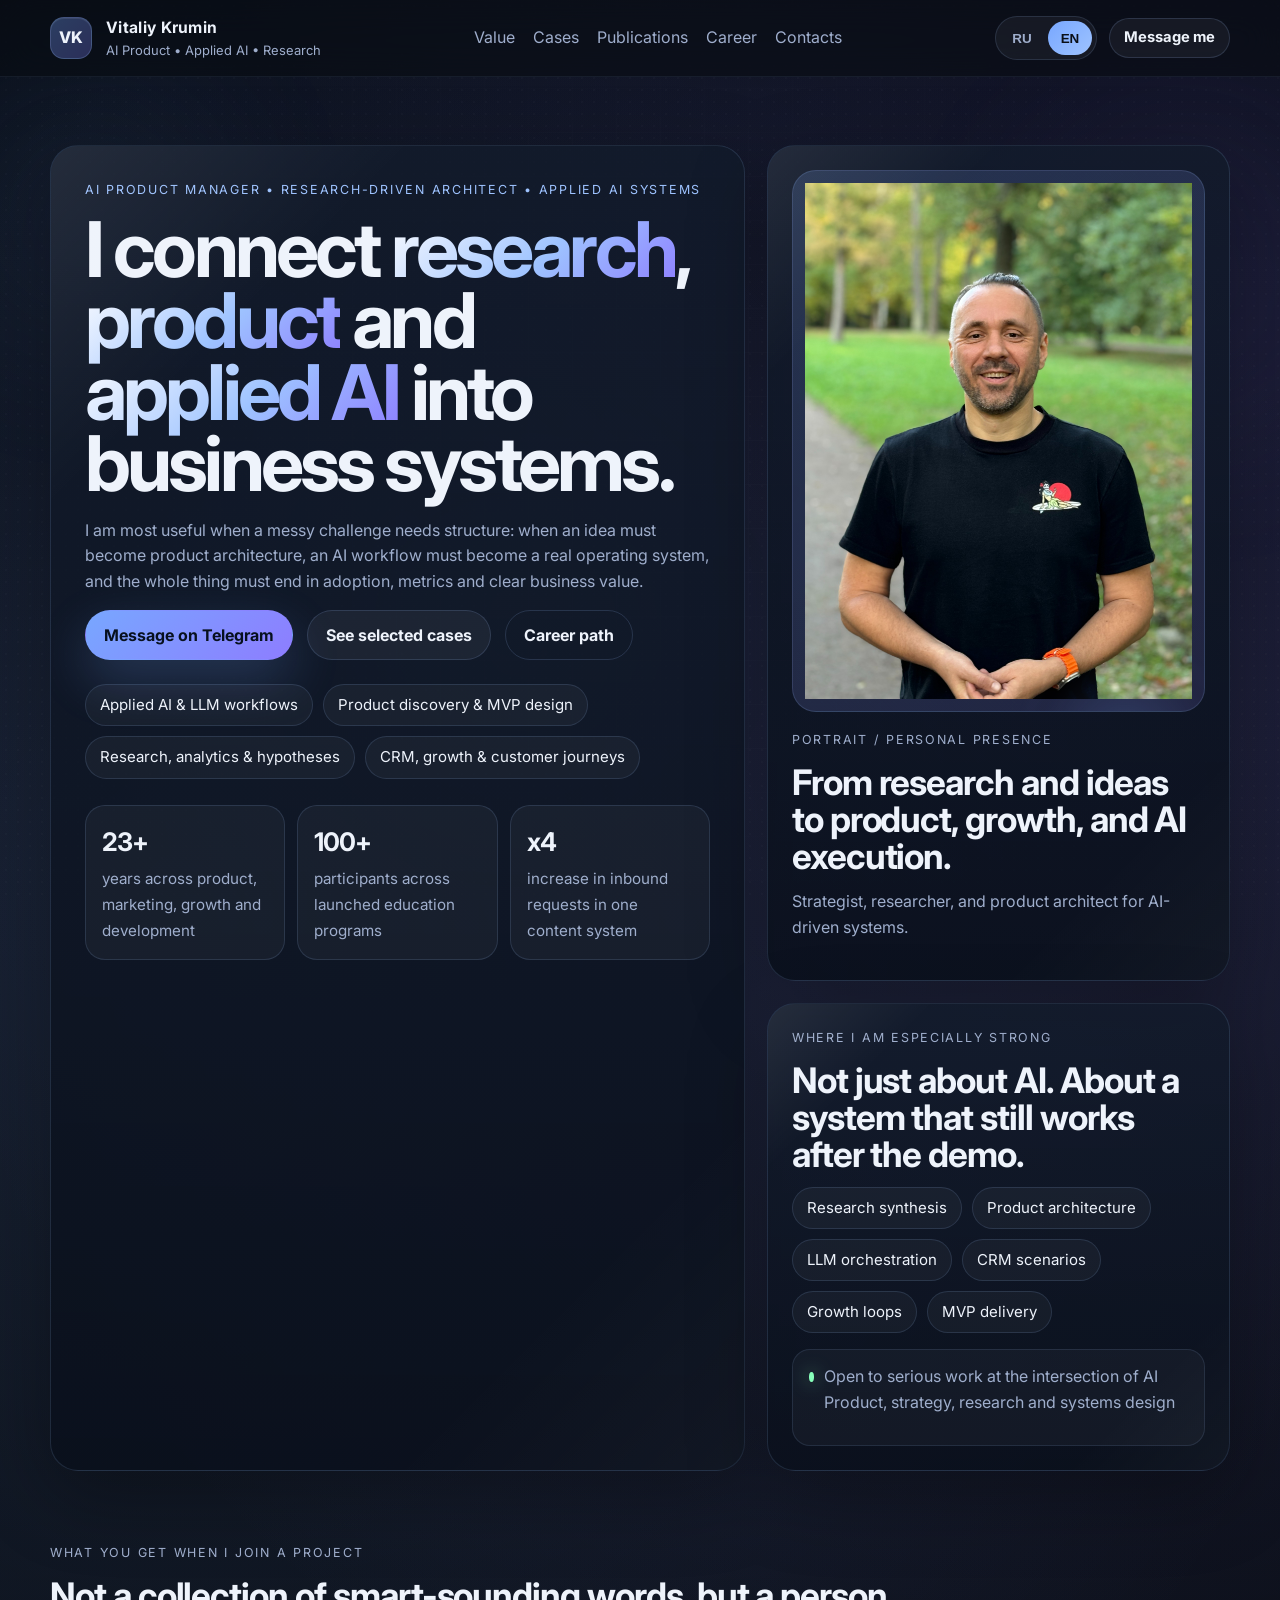
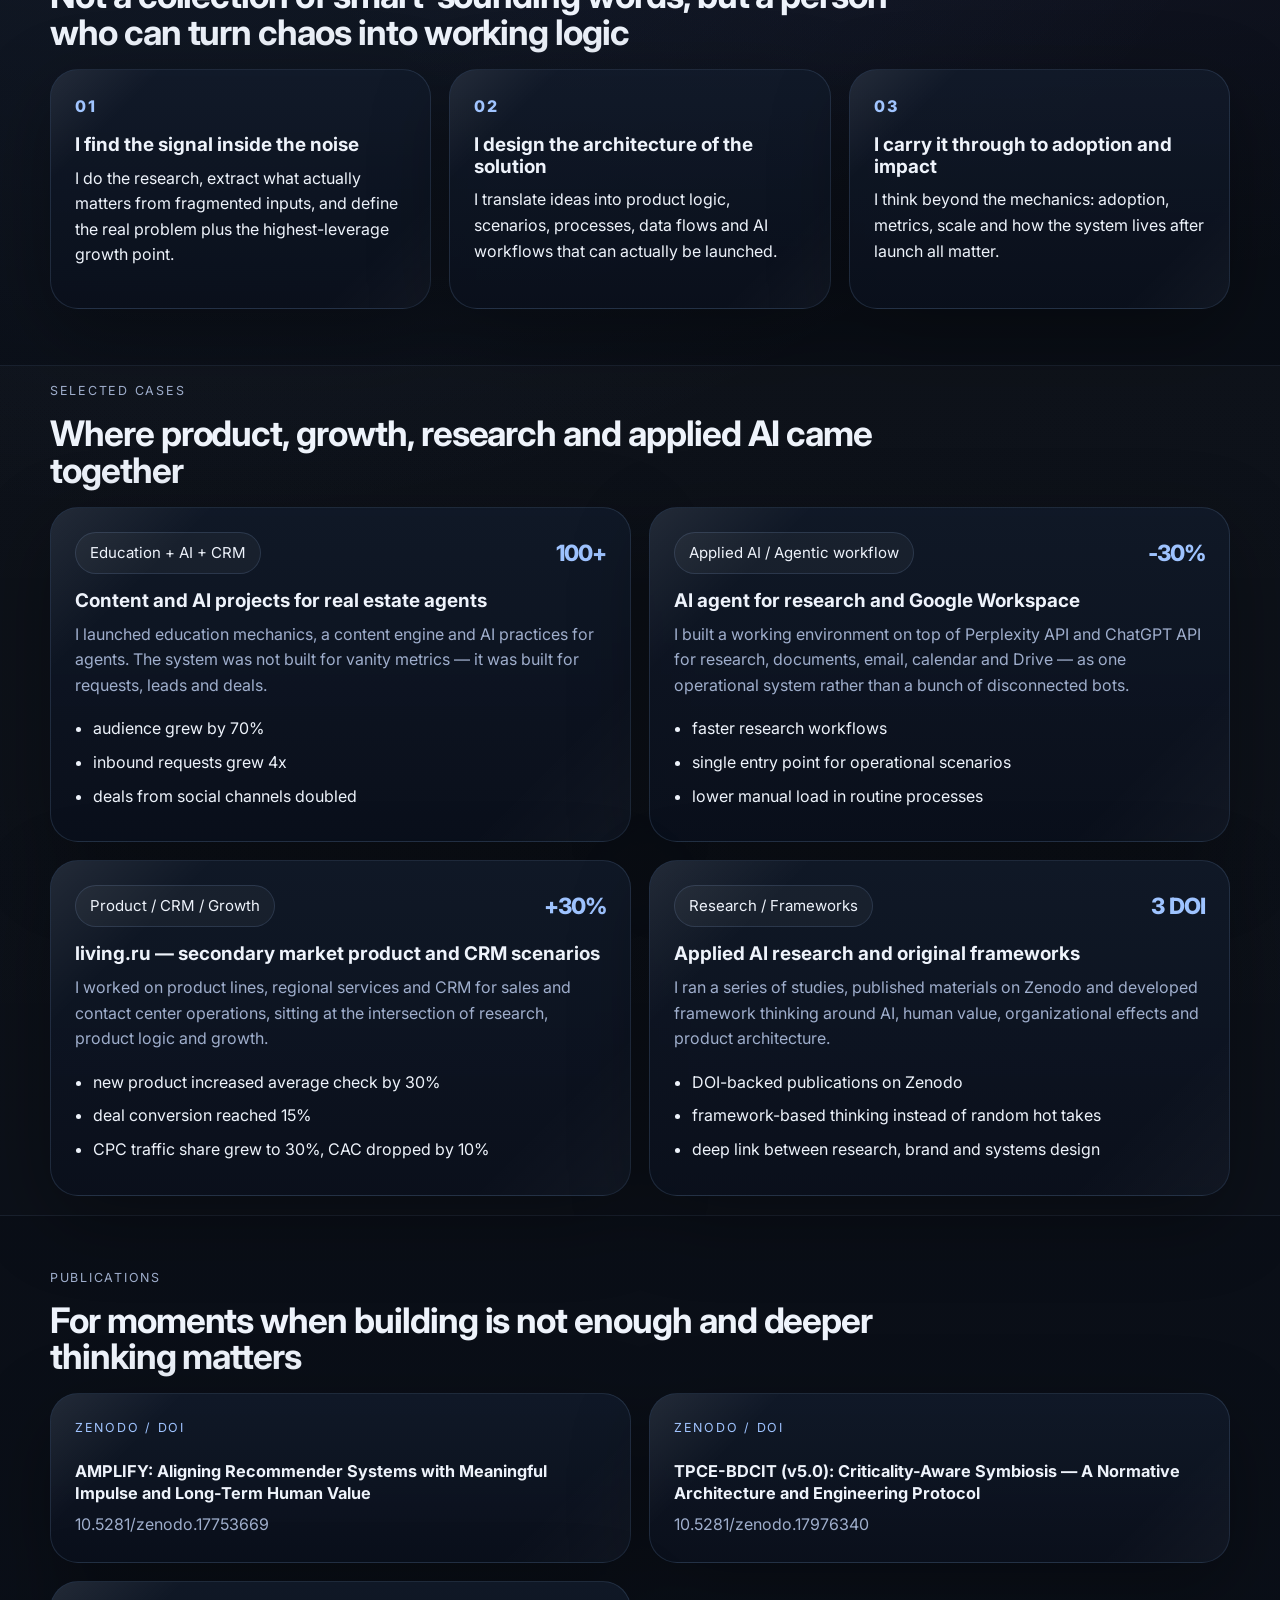
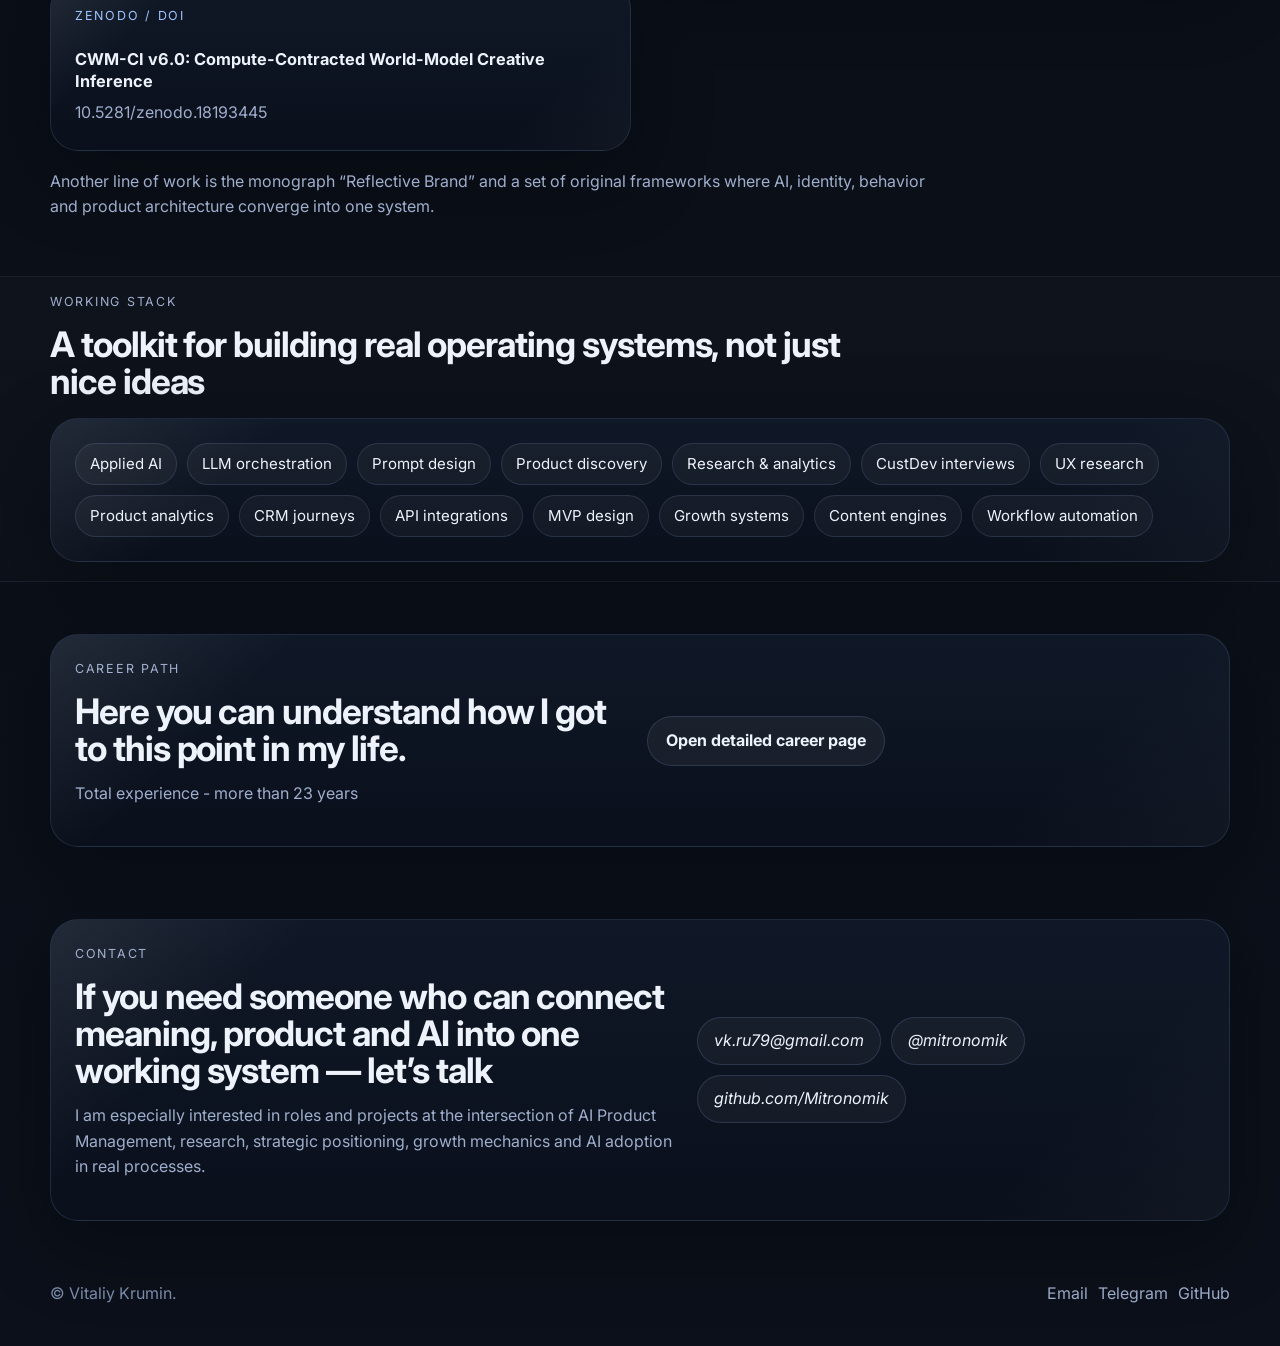
<file: index.html>
<!doctype html>
<html lang="ru">
<head>
  <meta charset="UTF-8" />
  <meta name="viewport" content="width=device-width, initial-scale=1.0" />
  <title>Виталий Крумин — AI Product / Applied AI / Research</title>
  <meta
    name="description"
    content="Виталий Крумин — AI Product Manager и research-driven strategist. Проектирую и запускаю Applied AI, продуктовые системы, CRM-контуры и growth-механики, которые доходят до измеримого результата."
  />
  <meta name="theme-color" content="#090d14" />
  <meta property="og:type" content="website" />
  <meta property="og:title" content="Виталий Крумин — AI Product / Applied AI / Research" />
  <meta property="og:description" content="Research, product architecture, MVP, CRM, growth loops and applied AI systems that move the business forward." />
  <meta property="og:url" content="https://mitronomik.github.io/" />
  <meta property="og:image" content="https://mitronomik.github.io/assets/profile-placeholder.svg" />
  <link rel="canonical" href="https://mitronomik.github.io/" />
  <link rel="icon" href="assets/profile-placeholder.svg" type="image/svg+xml" />
  <link rel="preconnect" href="https://fonts.googleapis.com" />
  <link rel="preconnect" href="https://fonts.gstatic.com" crossorigin />
  <link href="https://fonts.googleapis.com/css2?family=Inter:wght@400;500;600;700;800;900&display=swap" rel="stylesheet" />
  <link rel="stylesheet" href="style.css" />
</head>
<body data-page="home">
  <div class="noise"></div>
  <div class="orb orb-1" aria-hidden="true"></div>
  <div class="orb orb-2" aria-hidden="true"></div>
  <div class="orb orb-3" aria-hidden="true"></div>

  <header class="site-header">
    <div class="container topbar">
      <a class="brand" href="#hero" aria-label="Home">
        <span class="brand-mark">VK</span>
        <span class="brand-copy">
          <strong>Vitaliy Krumin</strong>
          <span data-i18n="brand.role">AI Product • Applied AI • Research</span>
        </span>
      </a>

      <nav class="nav" aria-label="Main navigation">
        <a href="#impact" data-i18n="nav.value">Ценность</a>
        <a href="#cases" data-i18n="nav.cases">Кейсы</a>
        <a href="#publications" data-i18n="nav.publications">Публикации</a>
        <a href="experience.html" data-i18n="nav.career">Карьера</a>
        <a href="#contacts" data-i18n="nav.contacts">Контакты</a>
      </nav>

      <div class="topbar-actions">
        <div class="lang-switch" role="group" aria-label="Language switcher">
          <button class="lang-btn is-active" type="button" data-lang-btn="ru">RU</button>
          <button class="lang-btn" type="button" data-lang-btn="en">EN</button>
        </div>
        <a class="button button-small button-glass hide-mobile" href="https://t.me/mitronomik" target="_blank" rel="noopener noreferrer" data-i18n="topbar.cta">Написать</a>
      </div>
    </div>
  </header>

  <main>
    <section class="hero-section" id="hero">
      <div class="container hero-grid">
        <div class="hero-main panel" data-reveal>
          <p class="eyebrow" data-i18n="hero.eyebrow">AI Product Manager • Research-driven architect • Applied AI systems</p>
          <h1 data-i18n-html="hero.title">
            Соединяю <span>research</span>, <span>product</span> и <span>applied AI</span> в бизнес системы.
          </h1>
          <p class="lead" data-i18n="hero.lead">
            Я полезен там, где нужно навести порядок в сложной задаче, перевести идею в продуктовую архитектуру,
            собрать рабочий AI-контур и довести его до внедрения, метрик и понятной бизнес-ценности.
          </p>

          <div class="hero-actions">
            <a class="button button-primary" href="https://t.me/mitronomik" target="_blank" rel="noopener noreferrer" data-i18n="hero.ctaPrimary">Написать в Telegram</a>
            <a class="button button-glass" href="#cases" data-i18n="hero.ctaSecondary">Смотреть кейсы</a>
            <a class="button button-ghost" href="experience.html" data-i18n="hero.ctaTertiary">Карьерный путь</a>
          </div>

          <ul class="hero-tags" aria-label="Focus areas">
            <li data-i18n="hero.tag1">Applied AI &amp; LLM workflows</li>
            <li data-i18n="hero.tag2">Product discovery &amp; MVP design</li>
            <li data-i18n="hero.tag3">Research, analytics &amp; hypotheses</li>
            <li data-i18n="hero.tag4">CRM, growth &amp; customer journeys</li>
          </ul>

          <div class="metric-grid">
            <article class="metric-card">
              <strong>23+</strong>
              <span data-i18n="hero.metric1">лет в продуктах, маркетинге, росте и развитии</span>
            </article>
            <article class="metric-card">
              <strong>100+</strong>
              <span data-i18n="hero.metric2">участников в запущенных обучающих программах</span>
            </article>
            <article class="metric-card">
              <strong>x4</strong>
              <span data-i18n="hero.metric3">рост обращений в одном из контентных контуров</span>
            </article>
          </div>
        </div>

        <aside class="hero-side stack">
          <section class="portrait-panel panel" data-reveal>
            <div class="portrait-frame">
              <img src="assets/profile.jpg" alt="Фотография Виталия Крумина" class="portrait-image" />
              <div class="portrait-ring"></div>
            </div>
            <div class="portrait-copy">
              <p class="section-label" data-i18n="portrait.label">Портрет / personal presence</p>
              <h2 data-i18n="portrait.title">От идеи и исследования — к продукту, росту и внедрению AI.</h2>
              <p data-i18n="portrait.text">
              Стратег, исследователь, продуктовый архитектор AI-решений.
              </p>
            </div>
          </section>

          <section class="signal-panel panel" data-reveal>
            <div>
              <p class="section-label" data-i18n="signal.label">Где я особенно силен</p>
              <h2 data-i18n="signal.title">Не просто про AI. Про систему, которая работает после демо</h2>
            </div>
            <div class="signal-list">
              <span data-i18n="signal.item1">Research synthesis</span>
              <span data-i18n="signal.item2">Product architecture</span>
              <span data-i18n="signal.item3">LLM orchestration</span>
              <span data-i18n="signal.item4">CRM scenarios</span>
              <span data-i18n="signal.item5">Growth loops</span>
              <span data-i18n="signal.item6">MVP delivery</span>
            </div>
            <div class="status-note">
              <span class="status-dot"></span>
              <p data-i18n="signal.status">Открыт к сильным задачам на стыке AI Product, strategy, research и systems design</p>
            </div>
          </section>
        </aside>
      </div>
    </section>

    <section class="section" id="impact">
      <div class="container">
        <div class="section-head" data-reveal>
          <p class="section-kicker" data-i18n="impact.kicker">Что ты получаешь, когда я в проекте</p>
          <h2 data-i18n="impact.title">Не набор красивых слов, а человека, который может собрать хаос в работающую логику</h2>
        </div>
        <div class="impact-grid">
          <article class="impact-card panel" data-reveal>
            <span class="impact-index">01</span>
            <h3 data-i18n="impact.card1.title">Нахожу сигнал в шуме</h3>
            <p data-i18n="impact.card1.text">Провожу ресерч, вытаскиваю главное из разрозненных вводных, формулирую настоящую проблему и точку роста.</p>
          </article>
          <article class="impact-card panel" data-reveal>
            <span class="impact-index">02</span>
            <h3 data-i18n="impact.card2.title">Собираю архитектуру решения</h3>
            <p data-i18n="impact.card2.text">Перевожу идеи на язык продукта, сценариев, процессов, данных и AI-workflows, которые можно реально запускать.</p>
          </article>
          <article class="impact-card panel" data-reveal>
            <span class="impact-index">03</span>
            <h3 data-i18n="impact.card3.title">Дотягиваю до внедрения и эффекта</h3>
            <p data-i18n="impact.card3.text">Думаю не только о механике, но и о принятии, метриках, масштабировании и том, как решение живет после запуска.</p>
          </article>
        </div>
      </div>
    </section>

    <section class="section section-alt" id="cases">
      <div class="container">
        <div class="section-head" data-reveal>
          <p class="section-kicker" data-i18n="cases.kicker">Избранные кейсы</p>
          <h2 data-i18n="cases.title">Там, где встретились продукт, рост, исследование и applied AI</h2>
        </div>
        <div class="case-grid">
          <article class="case-card panel" data-reveal>
            <div class="case-head">
              <span class="pill" data-i18n="cases.case1.pill">Education + AI + CRM</span>
              <span class="case-metric">100+</span>
            </div>
            <h3 data-i18n="cases.case1.title">Контентные и AI-проекты для агентов недвижимости</h3>
            <p data-i18n="cases.case1.text">Запустил обучающие механики, контентный контур и AI-практики для агентов. Система работала не на “охваты ради охватов”, а на обращения, лиды и сделки.</p>
            <ul class="case-results">
              <li data-i18n="cases.case1.r1">подписчики выросли на 70%</li>
              <li data-i18n="cases.case1.r2">обращения выросли в 4 раза</li>
              <li data-i18n="cases.case1.r3">сделки из соцсетей выросли в 2 раза</li>
            </ul>
          </article>

          <article class="case-card panel" data-reveal>
            <div class="case-head">
              <span class="pill" data-i18n="cases.case2.pill">Applied AI / Agentic workflow</span>
              <span class="case-metric">-30%</span>
            </div>
            <h3 data-i18n="cases.case2.title">AI-агент для ресерча и Google Workspace</h3>
            <p data-i18n="cases.case2.text">Собрал рабочий контур на базе Perplexity API и ChatGPT API для ресерча, документов, почты, календаря и Drive — как единую операционную среду, а не набор разрозненных ботов.</p>
            <ul class="case-results">
              <li data-i18n="cases.case2.r1">ускорение исследовательских задач</li>
              <li data-i18n="cases.case2.r2">единая точка для операционных сценариев</li>
              <li data-i18n="cases.case2.r3">снижение ручной нагрузки в рутинных процессах</li>
            </ul>
          </article>

          <article class="case-card panel" data-reveal>
            <div class="case-head">
              <span class="pill" data-i18n="cases.case3.pill">Product / CRM / Growth</span>
              <span class="case-metric">+30%</span>
            </div>
            <h3 data-i18n="cases.case3.title">living.ru — продукт “Вторичка” и CRM-сценарии</h3>
            <p data-i18n="cases.case3.text">Развивал продуктовые направления, региональный сервис и CRM для продаж и контакт-центра. Работал на стыке ресерча, продуктовой логики и роста.</p>
            <ul class="case-results">
              <li data-i18n="cases.case3.r1">новый продукт дал рост среднего чека на 30%</li>
              <li data-i18n="cases.case3.r2">конверсия в сделку выросла до 15%</li>
              <li data-i18n="cases.case3.r3">доля CPC-трафика выросла до 30%, CAC снизился на 10%</li>
            </ul>
          </article>

          <article class="case-card panel" data-reveal>
            <div class="case-head">
              <span class="pill" data-i18n="cases.case4.pill">Research / Frameworks</span>
              <span class="case-metric">3 DOI</span>
            </div>
            <h3 data-i18n="cases.case4.title">Исследования Applied AI и собственные frameworks</h3>
            <p data-i18n="cases.case4.text">Провел серию исследований, опубликовал материалы в Zenodo и развивал framework-логику вокруг AI, человеческой ценности, организационных эффектов и продуктовой архитектуры.</p>
            <ul class="case-results">
              <li data-i18n="cases.case4.r1">публикации с DOI на Zenodo</li>
              <li data-i18n="cases.case4.r2">framework-мышление вместо набора случайных тезисов</li>
              <li data-i18n="cases.case4.r3">глубокая связка ресерча, бренда и системного дизайна</li>
            </ul>
          </article>
        </div>
      </div>
    </section>

    <section class="section" id="publications">
      <div class="container">
        <div class="section-head" data-reveal>
          <p class="section-kicker" data-i18n="pubs.kicker">Публикации</p>
          <h2 data-i18n="pubs.title">Когда нужно не только строить, но и думать глубже среднего</h2>
        </div>

        <div class="pub-grid">
          <a class="pub-card panel" href="https://doi.org/10.5281/zenodo.17753669" target="_blank" rel="noopener noreferrer" data-reveal>
            <span class="pub-type">Zenodo / DOI</span>
            <strong>AMPLIFY: Aligning Recommender Systems with Meaningful Impulse and Long-Term Human Value</strong>
            <span>10.5281/zenodo.17753669</span>
          </a>
          <a class="pub-card panel" href="https://doi.org/10.5281/zenodo.17976340" target="_blank" rel="noopener noreferrer" data-reveal>
            <span class="pub-type">Zenodo / DOI</span>
            <strong>TPCE-BDCIT (v5.0): Criticality-Aware Symbiosis — A Normative Architecture and Engineering Protocol</strong>
            <span>10.5281/zenodo.17976340</span>
          </a>
          <a class="pub-card panel" href="https://doi.org/10.5281/zenodo.18193445" target="_blank" rel="noopener noreferrer" data-reveal>
            <span class="pub-type">Zenodo / DOI</span>
            <strong>CWM-CI v6.0: Compute-Contracted World-Model Creative Inference</strong>
            <span>10.5281/zenodo.18193445</span>
          </a>
        </div>

        <p class="section-note" data-reveal data-i18n="pubs.note">Отдельная линия — монография “Рефлексивный бренд” и собственные frameworks, где AI, идентичность, поведение и продуктовая архитектура сходятся в одну систему.</p>
      </div>
    </section>

    <section class="section section-alt" id="stack">
      <div class="container">
        <div class="section-head" data-reveal>
          <p class="section-kicker" data-i18n="stack.kicker">Рабочий стек</p>
          <h2 data-i18n="stack.title">Набор, из которого собирают не просто идеи, а работающие контуры</h2>
        </div>

        <div class="stack-cloud panel" data-reveal>
          <span data-i18n="stack.item1">Applied AI</span>
          <span data-i18n="stack.item2">LLM orchestration</span>
          <span data-i18n="stack.item3">Prompt design</span>
          <span data-i18n="stack.item4">Product discovery</span>
          <span data-i18n="stack.item5">Research &amp; analytics</span>
          <span data-i18n="stack.item6">CustDev interviews</span>
          <span data-i18n="stack.item7">UX research</span>
          <span data-i18n="stack.item8">Product analytics</span>
          <span data-i18n="stack.item9">CRM journeys</span>
          <span data-i18n="stack.item10">API integrations</span>
          <span data-i18n="stack.item11">MVP design</span>
          <span data-i18n="stack.item12">Growth systems</span>
          <span data-i18n="stack.item13">Content engines</span>
          <span data-i18n="stack.item14">Workflow automation</span>
        </div>
      </div>
    </section>

    <section class="section" id="career-preview">
      <div class="container">
        <div class="career-band panel" data-reveal>
          <div>
            <p class="section-kicker" data-i18n="career.kicker">Карьерный путь</p>
            <h2 data-i18n="career.title">Тут можно понять как я дошёл до такой жизни</h2>
            <p data-i18n="career.text">Общий стаж - более 23 лет</p>
          </div>
          <div class="career-band-actions">
            <a class="button button-glass" href="experience.html" data-i18n="career.button">Открыть подробную карьеру</a>
          </div>
        </div>
      </div>
    </section>

    <section class="section" id="contacts">
      <div class="container">
        <div class="contact-board panel" data-reveal>
          <div class="contact-copy">
            <p class="section-kicker" data-i18n="contacts.kicker">Контакт</p>
            <h2 data-i18n="contacts.title">Если нужен человек, который соединит смысл, продукт и AI в одну рабочую систему — давай говорить</h2>
            <p data-i18n="contacts.text">Особенно интересны роли и проекты на стыке AI Product Management, research, стратегической упаковки, growth-механик и внедрения AI в реальные процессы.</p>
          </div>
          <address class="contact-list">
            <a href="mailto:vk.ru79@gmail.com">vk.ru79@gmail.com</a>
            <a href="https://t.me/mitronomik" target="_blank" rel="noopener noreferrer">@mitronomik</a>
            <a href="https://github.com/Mitronomik" target="_blank" rel="noopener noreferrer">github.com/Mitronomik</a>
          </address>
        </div>
      </div>
    </section>
  </main>

  <footer class="site-footer">
    <div class="container footer-wrap">
      <p data-i18n="footer.copy">© Виталий Крумин.</p>
      <div class="footer-links">
        <a href="mailto:vk.ru79@gmail.com">Email</a>
        <a href="https://t.me/mitronomik" target="_blank" rel="noopener noreferrer">Telegram</a>
        <a href="https://github.com/Mitronomik" target="_blank" rel="noopener noreferrer">GitHub</a>
      </div>
    </div>
  </footer>

  <script src="script.js"></script>
</body>
</html>
</file>
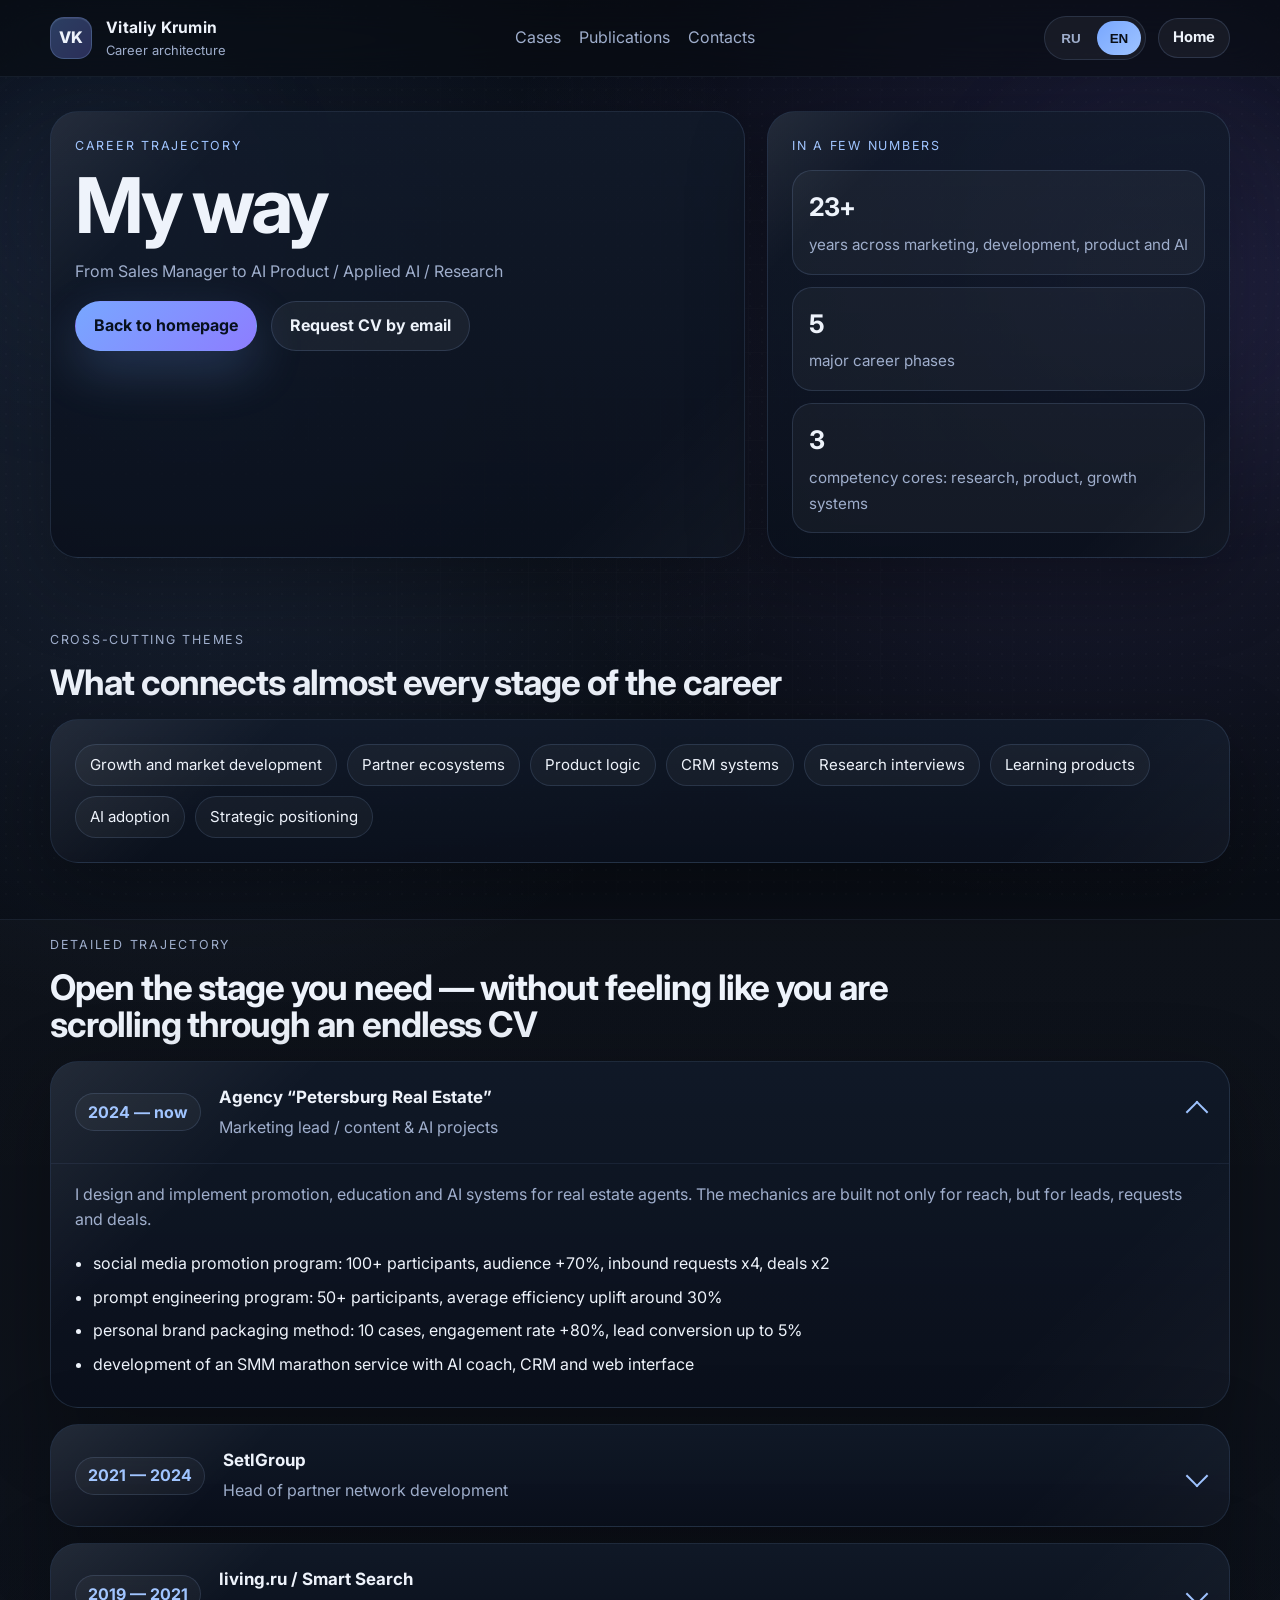
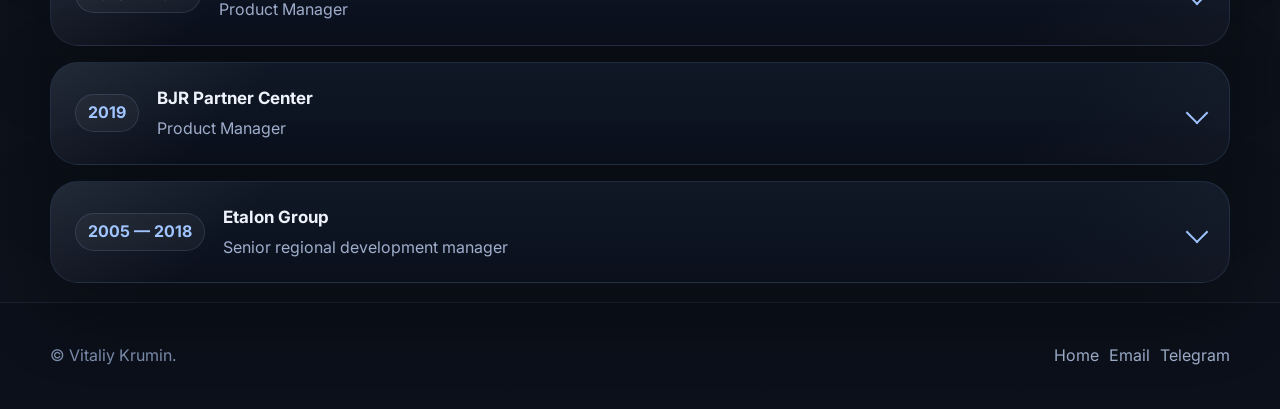
<file: experience.html>
<!doctype html>
<html lang="ru">
<head>
  <meta charset="UTF-8" />
  <meta name="viewport" content="width=device-width, initial-scale=1.0" />
  <title>Карьера — Виталий Крумин</title>
  <meta
    name="description"
    content="Подробный карьерный путь Виталия Крумина: AI Product, growth, CRM, research, запуск обучающих программ, развитие продуктовых и AI-направлений."
  />
  <meta name="theme-color" content="#090d14" />
  <link rel="canonical" href="https://mitronomik.github.io/experience.html" />
  <link rel="icon" href="assets/profile-placeholder.svg" type="image/svg+xml" />
  <link rel="preconnect" href="https://fonts.googleapis.com" />
  <link rel="preconnect" href="https://fonts.gstatic.com" crossorigin />
  <link href="https://fonts.googleapis.com/css2?family=Inter:wght@400;500;600;700;800;900&display=swap" rel="stylesheet" />
  <link rel="stylesheet" href="style.css" />
</head>
<body data-page="experience">
  <div class="noise"></div>
  <div class="orb orb-1" aria-hidden="true"></div>
  <div class="orb orb-2" aria-hidden="true"></div>

  <header class="site-header">
    <div class="container topbar">
      <a class="brand" href="index.html" aria-label="Home">
        <span class="brand-mark">VK</span>
        <span class="brand-copy">
          <strong>Vitaliy Krumin</strong>
          <span data-i18n="brand.role">Career architecture</span>
        </span>
      </a>

      <nav class="nav" aria-label="Main navigation">
        <a href="index.html#cases" data-i18n="nav.cases">Кейсы</a>
        <a href="index.html#publications" data-i18n="nav.publications">Публикации</a>
        <a href="index.html#contacts" data-i18n="nav.contacts">Контакты</a>
      </nav>

      <div class="topbar-actions">
        <div class="lang-switch" role="group" aria-label="Language switcher">
          <button class="lang-btn is-active" type="button" data-lang-btn="ru">RU</button>
          <button class="lang-btn" type="button" data-lang-btn="en">EN</button>
        </div>
        <a class="button button-small button-glass hide-mobile" href="index.html" data-i18n="topbar.back">На главную</a>
      </div>
    </div>
  </header>

  <main>
    <section class="page-hero section">
      <div class="container page-hero-grid">
        <div class="panel page-hero-copy" data-reveal>
          <p class="eyebrow" data-i18n="xpHero.eyebrow">Career trajectory</p>
          <h1 data-i18n="xpHero.title">Мой путь</h1>
          <p class="lead" data-i18n="xpHero.lead">От менеджера по продажам до AI Product / Applied AI / Research</p>
          <div class="hero-actions">
            <a class="button button-primary" href="index.html" data-i18n="xpHero.cta1">Вернуться на главную</a>
            <a class="button button-glass" href="mailto:vk.ru79@gmail.com" data-i18n="xpHero.cta2">Запросить CV по почте</a>
          </div>
        </div>

        <div class="panel summary-panel" data-reveal>
          <p class="section-label" data-i18n="xpSummary.label">В нескольких цифрах</p>
          <div class="metric-grid compact">
            <article class="metric-card">
              <strong>23+</strong>
              <span data-i18n="xpSummary.metric1">лет в маркетинге, развитии, продукте и AI</span>
            </article>
            <article class="metric-card">
              <strong>5</strong>
              <span data-i18n="xpSummary.metric2">крупных карьерных этапов</span>
            </article>
            <article class="metric-card">
              <strong>3</strong>
              <span data-i18n="xpSummary.metric3">ядра компетенций: research, product, growth systems</span>
            </article>
          </div>
        </div>
      </div>
    </section>

    <section class="section">
      <div class="container">
        <div class="section-head" data-reveal>
          <p class="section-kicker" data-i18n="xpThemes.kicker">Мои навыки</p>
          <h2 data-i18n="xpThemes.title">полученные и развитые самостоятельно</h2>
        </div>
        <div class="stack-cloud panel" data-reveal>
          <span data-i18n="xpThemes.item1">Growth and market development</span>
          <span data-i18n="xpThemes.item2">Partner ecosystems</span>
          <span data-i18n="xpThemes.item3">Product logic</span>
          <span data-i18n="xpThemes.item4">CRM systems</span>
          <span data-i18n="xpThemes.item5">Research interviews</span>
          <span data-i18n="xpThemes.item6">Education products</span>
          <span data-i18n="xpThemes.item7">AI adoption</span>
          <span data-i18n="xpThemes.item8">Strategic packaging</span>
        </div>
      </div>
    </section>

    <section class="section section-alt">
      <div class="container">
        <div class="section-head" data-reveal>
          <p class="section-kicker" data-i18n="xpTimeline.kicker">Подробная траектория</p>
          <h2 data-i18n="xpTimeline.title">Каждый этап - важен для меня</h2>
        </div>

        <div class="xp-list">
          <details class="xp-item panel" open data-reveal>
            <summary>
              <span class="xp-years">2024 — now</span>
              <div class="xp-headline">
                <strong data-i18n="xp1.company">Agency “Petersburg Real Estate”</strong>
                <span data-i18n="xp1.role">Marketing lead / content &amp; AI projects</span>
              </div>
              <span class="xp-toggle"></span>
            </summary>
            <div class="xp-body">
              <p data-i18n="xp1.text">Разрабатываю и внедряю системы продвижения, обучения и использования AI для агентов по недвижимости. Строю механику, которая влияет не только на охваты, но и на лиды, обращения и сделки.</p>
              <ul class="case-results">
                <li data-i18n="xp1.r1">курс по продвижению в соцсетях: 100+ участников, подписчики +70%, обращения x4, сделки x2</li>
                <li data-i18n="xp1.r2">курс по prompt engineering: 50+ участников, прирост эффективности в среднем на 30%</li>
                <li data-i18n="xp1.r3">методика упаковки личного бренда: 10 кейсов, ER +80%, конверсия в лид до 5%</li>
                <li data-i18n="xp1.r4">развитие сервиса для SMM-марафона с AI-коучем, CRM и веб-интерфейсом сопровождения</li>
              </ul>
            </div>
          </details>

          <details class="xp-item panel" data-reveal>
            <summary>
              <span class="xp-years">2021 — 2024</span>
              <div class="xp-headline">
                <strong data-i18n="xp2.company">SetlGroup</strong>
                <span data-i18n="xp2.role">Head of partner network development</span>
              </div>
              <span class="xp-toggle"></span>
            </summary>
            <div class="xp-body">
              <p data-i18n="xp2.text">Отвечал за развитие партнерской сети, исследование партнерского опыта и запуск механик роста в регионах. Проводил интервью, проверял гипотезы, проектировал обучающие и growth-инструменты.</p>
              <ul class="case-results">
                <li data-i18n="xp2.r1">провел исследования и интервью, определил приоритеты развития партнерской сети</li>
                <li data-i18n="xp2.r2">разработал методику расширения рынка сбыта и фокусировки региональной программы</li>
                <li data-i18n="xp2.r3">запустил обучающий продукт для партнеров, увеличив входящие заявки на 15%</li>
              </ul>
            </div>
          </details>

          <details class="xp-item panel" data-reveal>
            <summary>
              <span class="xp-years">2019 — 2021</span>
              <div class="xp-headline">
                <strong data-i18n="xp3.company">living.ru / Smart Search</strong>
                <span data-i18n="xp3.role">Product Manager</span>
              </div>
              <span class="xp-toggle"></span>
            </summary>
            <div class="xp-body">
              <p data-i18n="xp3.text">Отвечал за продуктовые направления “Вторичка”, региональный сервис и CRM для продаж и контакт-центра. Работал с исследованиями, аналитикой, редизайном и сценариями роста.</p>
              <ul class="case-results">
                <li data-i18n="xp3.r1">новый продукт “Вторичка” дал рост среднего чека на 30%</li>
                <li data-i18n="xp3.r2">конверсия в сделку выросла до 15%</li>
                <li data-i18n="xp3.r3">рост доли CPC-трафика до 30%, снижение CAC на 10%</li>
              </ul>
            </div>
          </details>

          <details class="xp-item panel" data-reveal>
            <summary>
              <span class="xp-years">2019</span>
              <div class="xp-headline">
                <strong data-i18n="xp4.company">BJR Partner Center</strong>
                <span data-i18n="xp4.role">Product Manager</span>
              </div>
              <span class="xp-toggle"></span>
            </summary>
            <div class="xp-body">
              <p data-i18n="xp4.text">Проектировал и запускал продукт для партнеров, внедрял CRM и перестраивал клиентские сценарии для ускорения продаж и повышения операционной эффективности.</p>
              <ul class="case-results">
                <li data-i18n="xp4.r1">создал продукт-агрегатор для партнеров: продажи выросли на 40%</li>
                <li data-i18n="xp4.r2">снизил скорость реакции на запрос с 20 до 3 минут</li>
              </ul>
            </div>
          </details>

          <details class="xp-item panel" data-reveal>
            <summary>
              <span class="xp-years">2005 — 2018</span>
              <div class="xp-headline">
                <strong data-i18n="xp5.company">Etalon Group</strong>
                <span data-i18n="xp5.role">Senior regional development manager</span>
              </div>
              <span class="xp-toggle"></span>
            </summary>
            <div class="xp-body">
              <p data-i18n="xp5.text">Отвечал за маркетинговую стратегию, запуск и развитие представительств, анализ конкурентов, реферальные программы и региональные продажи.</p>
              <ul class="case-results">
                <li data-i18n="xp5.r1">реферальная программа увеличила продажи в регионах на 15%</li>
                <li data-i18n="xp5.r2">развернул сеть представительств на Дальнем Востоке и в Якутии</li>
                <li data-i18n="xp5.r3">доля региональных продаж достигла 30% от общего объема</li>
              </ul>
            </div>
          </details>
        </div>
      </div>
    </section>
  </main>

  <footer class="site-footer">
    <div class="container footer-wrap">
      <p data-i18n="footer.copy">© Виталий Крумин.</p>
      <div class="footer-links">
        <a href="index.html" data-i18n="footer.home">Главная</a>
        <a href="mailto:vk.ru79@gmail.com">Email</a>
        <a href="https://t.me/mitronomik" target="_blank" rel="noopener noreferrer">Telegram</a>
      </div>
    </div>
  </footer>

  <script src="script.js"></script>
</body>
</html>
</file>
<file: style.css>
:root {
  --bg: #090d14;
  --bg-2: #0f1523;
  --panel: rgba(13, 20, 34, 0.78);
  --panel-solid: #101827;
  --panel-2: rgba(18, 28, 46, 0.9);
  --text: #eef3fb;
  --muted: #9faecc;
  --soft: #7d8eae;
  --accent: #78a7ff;
  --accent-2: #9ec3ff;
  --accent-3: #8d7dff;
  --line: rgba(156, 195, 255, 0.14);
  --line-strong: rgba(156, 195, 255, 0.28);
  --success: #87ffba;
  --max: 1180px;
  --radius: 28px;
  --radius-sm: 20px;
  --shadow: 0 24px 80px rgba(0, 0, 0, 0.32);
}

* {
  box-sizing: border-box;
}

html {
  scroll-behavior: smooth;
}

body {
  margin: 0;
  color: var(--text);
  background:
    radial-gradient(circle at 15% 20%, rgba(120, 167, 255, 0.14), transparent 32%),
    radial-gradient(circle at 85% 15%, rgba(141, 125, 255, 0.16), transparent 30%),
    linear-gradient(180deg, #060a12 0%, #090d14 22%, #0b101a 100%);
  font-family: Inter, Arial, sans-serif;
  line-height: 1.6;
  min-height: 100vh;
  position: relative;
  overflow-x: hidden;
}

body::before {
  content: "";
  position: fixed;
  inset: 0;
  pointer-events: none;
  background-image:
    linear-gradient(rgba(255, 255, 255, 0.018) 1px, transparent 1px),
    linear-gradient(90deg, rgba(255, 255, 255, 0.018) 1px, transparent 1px);
  background-size: 44px 44px;
  mask-image: radial-gradient(circle at center, rgba(0,0,0,0.95), transparent 90%);
}

.noise {
  position: fixed;
  inset: 0;
  pointer-events: none;
  opacity: 0.04;
  background-image: radial-gradient(circle, #fff 0.6px, transparent 0.8px);
  background-size: 12px 12px;
}

.orb {
  position: fixed;
  border-radius: 999px;
  filter: blur(80px);
  pointer-events: none;
  opacity: 0.5;
}

.orb-1 {
  top: 8%;
  left: -4%;
  width: 280px;
  height: 280px;
  background: rgba(120, 167, 255, 0.14);
}

.orb-2 {
  top: 12%;
  right: -6%;
  width: 340px;
  height: 340px;
  background: rgba(141, 125, 255, 0.14);
}

.orb-3 {
  bottom: 12%;
  left: 28%;
  width: 320px;
  height: 320px;
  background: rgba(135, 255, 186, 0.08);
}

img {
  max-width: 100%;
  display: block;
}

button,
a {
  -webkit-tap-highlight-color: transparent;
}

a {
  color: inherit;
}

code {
  font-family: ui-monospace, SFMono-Regular, Menlo, monospace;
  font-size: 0.94em;
  color: var(--accent-2);
}

.container {
  width: min(var(--max), calc(100% - 40px));
  margin: 0 auto;
}

.site-header {
  position: sticky;
  top: 0;
  z-index: 50;
  backdrop-filter: blur(18px);
  background: rgba(8, 11, 18, 0.55);
  border-bottom: 1px solid rgba(156, 195, 255, 0.08);
}

.topbar {
  display: flex;
  align-items: center;
  justify-content: space-between;
  gap: 20px;
  min-height: 76px;
}

.brand {
  display: inline-flex;
  align-items: center;
  gap: 14px;
  text-decoration: none;
  min-width: 0;
}

.brand-mark {
  display: inline-grid;
  place-items: center;
  width: 42px;
  height: 42px;
  border-radius: 14px;
  background:
    linear-gradient(135deg, rgba(120, 167, 255, 0.26), rgba(141, 125, 255, 0.22)),
    var(--panel-2);
  border: 1px solid rgba(156, 195, 255, 0.22);
  color: var(--text);
  font-weight: 800;
  box-shadow: inset 0 1px 0 rgba(255,255,255,0.08);
}

.brand-copy {
  display: grid;
  min-width: 0;
}

.brand-copy strong {
  font-size: 0.98rem;
  letter-spacing: 0.02em;
}

.brand-copy span {
  color: var(--muted);
  font-size: 0.81rem;
}

.nav {
  display: flex;
  align-items: center;
  gap: 18px;
  flex-wrap: wrap;
  justify-content: center;
}

.nav a,
.footer-links a {
  color: var(--muted);
  text-decoration: none;
  transition: color 0.2s ease;
}

.nav a:hover,
.nav a:focus-visible,
.footer-links a:hover,
.footer-links a:focus-visible,
.contact-list a:hover,
.contact-list a:focus-visible,
.pub-card:hover,
.pub-card:focus-visible {
  color: var(--text);
}

.topbar-actions {
  display: flex;
  align-items: center;
  gap: 12px;
}

.lang-switch {
  display: inline-flex;
  align-items: center;
  gap: 4px;
  padding: 4px;
  border-radius: 999px;
  background: rgba(255, 255, 255, 0.05);
  border: 1px solid rgba(156, 195, 255, 0.14);
}

.lang-btn {
  appearance: none;
  border: 0;
  background: transparent;
  color: var(--muted);
  font-weight: 700;
  font-size: 0.84rem;
  min-width: 44px;
  height: 34px;
  border-radius: 999px;
  cursor: pointer;
  transition: background 0.2s ease, color 0.2s ease, transform 0.2s ease;
}

.lang-btn:hover,
.lang-btn:focus-visible {
  color: var(--text);
}

.lang-btn.is-active {
  color: #0a0f17;
  background: linear-gradient(135deg, var(--accent), var(--accent-2));
}

.button {
  display: inline-flex;
  align-items: center;
  justify-content: center;
  gap: 10px;
  min-height: 50px;
  padding: 0 18px;
  border-radius: 999px;
  border: 1px solid transparent;
  text-decoration: none;
  font-weight: 700;
  transition: transform 0.2s ease, border-color 0.2s ease, background 0.2s ease, box-shadow 0.2s ease;
}

.button:hover,
.button:focus-visible {
  transform: translateY(-1px);
}

.button-small {
  min-height: 40px;
  padding: 0 14px;
  font-size: 0.92rem;
}

.button-primary {
  color: #07101e;
  background: linear-gradient(135deg, var(--accent), var(--accent-3));
  box-shadow: 0 20px 50px rgba(120, 167, 255, 0.22);
}

.button-glass,
.button-ghost {
  border-color: rgba(156, 195, 255, 0.16);
  color: var(--text);
}

.button-glass {
  background: rgba(255,255,255,0.05);
}

.button-ghost {
  background: transparent;
}

.button-glass:hover,
.button-ghost:hover,
.button-glass:focus-visible,
.button-ghost:focus-visible {
  background: rgba(255,255,255,0.08);
  border-color: rgba(156, 195, 255, 0.28);
}

.hero-section,
.page-hero {
  padding: 68px 0 38px;
}

.hero-grid,
.page-hero-grid {
  display: grid;
  grid-template-columns: minmax(0, 1.2fr) minmax(320px, 0.8fr);
  gap: 22px;
  align-items: stretch;
}

.panel {
  position: relative;
  background: linear-gradient(180deg, rgba(18, 27, 43, 0.82), rgba(10, 16, 28, 0.9));
  border: 1px solid rgba(156, 195, 255, 0.14);
  border-radius: var(--radius);
  box-shadow: var(--shadow);
  overflow: hidden;
}

.panel::before {
  content: "";
  position: absolute;
  inset: 0;
  pointer-events: none;
  background: linear-gradient(135deg, rgba(255,255,255,0.08), transparent 18%, transparent 82%, rgba(255,255,255,0.03));
}

.hero-main {
  padding: 34px;
}

.stack {
  display: grid;
  gap: 22px;
}

.portrait-panel,
.signal-panel,
.page-hero-copy,
.summary-panel,
.impact-card,
.case-card,
.pub-card,
.career-band,
.contact-board,
.stack-cloud,
.xp-item {
  padding: 24px;
}

.eyebrow,
.section-kicker,
.section-label,
.pub-type {
  margin: 0 0 14px;
  color: var(--accent-2);
  text-transform: uppercase;
  letter-spacing: 0.14em;
  font-size: 0.78rem;
}

h1,
h2,
h3,
p {
  margin-top: 0;
}

h1 {
  margin-bottom: 18px;
  font-size: clamp(2.8rem, 6vw, 5.6rem);
  line-height: 0.93;
  letter-spacing: -0.05em;
}

h1 span {
  background: linear-gradient(135deg, #ffffff 0%, var(--accent-2) 55%, var(--accent-3) 100%);
  -webkit-background-clip: text;
  background-clip: text;
  color: transparent;
}

h2 {
  margin-bottom: 14px;
  font-size: clamp(1.45rem, 3vw, 2.2rem);
  line-height: 1.05;
  letter-spacing: -0.03em;
}

h3 {
  margin-bottom: 10px;
  font-size: 1.18rem;
  line-height: 1.15;
}

.lead,
.section-head p,
.contact-copy p,
.xp-body p,
.portrait-copy p,
.signal-panel p,
.career-band p,
.case-card p,
.section-note {
  color: var(--muted);
}

.hero-actions,
.footer-wrap,
.career-band,
.contact-board {
  display: flex;
  gap: 14px;
  flex-wrap: wrap;
}

.hero-actions {
  margin-bottom: 24px;
}

.hero-tags,
.signal-list,
.stack-cloud,
.footer-links,
.case-results,
.contact-list {
  display: flex;
  flex-wrap: wrap;
  gap: 10px;
}

.hero-tags {
  list-style: none;
  padding: 0;
  margin: 0 0 26px;
}

.hero-tags li,
.signal-list span,
.stack-cloud span,
.pill {
  display: inline-flex;
  align-items: center;
  min-height: 38px;
  padding: 8px 14px;
  border-radius: 999px;
  border: 1px solid rgba(156, 195, 255, 0.14);
  background: rgba(255, 255, 255, 0.04);
  color: var(--text);
  font-size: 0.94rem;
}

.metric-grid {
  display: grid;
  grid-template-columns: repeat(3, minmax(0, 1fr));
  gap: 12px;
}

.metric-grid.compact {
  grid-template-columns: 1fr;
}

.metric-card {
  background: rgba(255,255,255,0.04);
  border: 1px solid rgba(156, 195, 255, 0.14);
  border-radius: 20px;
  padding: 16px;
}

.metric-card strong {
  display: block;
  margin-bottom: 4px;
  font-size: 1.6rem;
  letter-spacing: -0.04em;
}

.metric-card span {
  color: var(--muted);
  font-size: 0.95rem;
}

.portrait-frame {
  position: relative;
  min-height: 340px;
  padding: 12px;
  border-radius: 24px;
  background:
    linear-gradient(135deg, rgba(120, 167, 255, 0.16), rgba(141, 125, 255, 0.12)),
    rgba(255, 255, 255, 0.02);
  border: 1px solid rgba(156, 195, 255, 0.16);
  overflow: hidden;
  margin-bottom: 18px;
}

.portrait {
  width: 100%;
  height: 100%;
  object-fit: cover;
  border-radius: 18px;
  background: linear-gradient(180deg, rgba(255,255,255,0.06), rgba(255,255,255,0.02));
}

.portrait-ring {
  position: absolute;
  inset: auto -5% -24% auto;
  width: 200px;
  height: 200px;
  border-radius: 50%;
  border: 1px solid rgba(156, 195, 255, 0.18);
  background: radial-gradient(circle, rgba(120, 167, 255, 0.18), transparent 62%);
  filter: blur(6px);
}

.status-note {
  display: flex;
  align-items: flex-start;
  gap: 10px;
  padding: 14px 16px;
  border-radius: 18px;
  margin-top: 16px;
  background: rgba(255,255,255,0.035);
  border: 1px solid rgba(156, 195, 255, 0.12);
}

.status-dot {
  width: 10px;
  height: 10px;
  border-radius: 50%;
  margin-top: 8px;
  background: var(--success);
  box-shadow: 0 0 18px rgba(135, 255, 186, 0.7);
}

.section {
  padding: 34px 0 38px;
}

.section-alt {
  position: relative;
}

.section-alt::before {
  content: "";
  position: absolute;
  inset: 18px 0;
  border-top: 1px solid rgba(156, 195, 255, 0.08);
  border-bottom: 1px solid rgba(156, 195, 255, 0.08);
  background: linear-gradient(180deg, rgba(255,255,255,0.02), rgba(255,255,255,0.01));
  pointer-events: none;
}

.section-head {
  margin-bottom: 18px;
  max-width: 860px;
}

.impact-grid,
.case-grid,
.pub-grid {
  display: grid;
  gap: 18px;
}

.impact-grid {
  grid-template-columns: repeat(3, minmax(0, 1fr));
}

.case-grid,
.pub-grid {
  grid-template-columns: repeat(2, minmax(0, 1fr));
}

.impact-index {
  display: inline-flex;
  margin-bottom: 14px;
  color: var(--accent-2);
  font-weight: 800;
  letter-spacing: 0.12em;
}

.case-head {
  display: flex;
  align-items: center;
  justify-content: space-between;
  gap: 14px;
  margin-bottom: 16px;
}

.case-metric {
  font-size: 1.4rem;
  font-weight: 800;
  letter-spacing: -0.04em;
  color: var(--accent-2);
}

.case-results {
  margin: 18px 0 0;
  padding-left: 18px;
  color: var(--text);
  display: block;
}

.case-results li {
  margin: 0 0 8px;
}

.pub-card {
  text-decoration: none;
  display: grid;
  gap: 8px;
  min-height: 100%;
}

.pub-card strong {
  font-size: 1.02rem;
  line-height: 1.35;
}

.pub-card span:last-child {
  color: var(--muted);
}

.section-note {
  margin: 18px 0 0;
  max-width: 900px;
}

.career-band {
  align-items: center;
  justify-content: space-between;
}

.career-band > * {
  flex: 1 1 280px;
}

.contact-board {
  align-items: center;
  justify-content: space-between;
}

.contact-copy {
  flex: 1 1 380px;
}

.contact-list {
  flex: 1 1 280px;
  justify-content: flex-start;
  align-items: center;
}

.contact-list a {
  display: inline-flex;
  align-items: center;
  min-height: 48px;
  padding: 0 16px;
  border-radius: 999px;
  text-decoration: none;
  color: var(--text);
  border: 1px solid rgba(156, 195, 255, 0.16);
  background: rgba(255,255,255,0.04);
}

.site-footer {
  padding: 22px 0 40px;
}

.footer-wrap {
  align-items: center;
  justify-content: space-between;
}

.footer-wrap p {
  margin-bottom: 0;
  color: var(--soft);
}

.page-hero-copy,
.summary-panel {
  min-height: 100%;
}

.xp-list {
  display: grid;
  gap: 16px;
}

.xp-item {
  padding: 0;
}

.xp-item summary {
  list-style: none;
  display: grid;
  grid-template-columns: auto minmax(0, 1fr) auto;
  gap: 18px;
  align-items: center;
  cursor: pointer;
  padding: 22px 24px;
}

.xp-item summary::-webkit-details-marker {
  display: none;
}

.xp-years {
  display: inline-flex;
  align-items: center;
  height: 38px;
  padding: 0 12px;
  border-radius: 999px;
  border: 1px solid rgba(156, 195, 255, 0.14);
  background: rgba(255,255,255,0.04);
  color: var(--accent-2);
  font-weight: 700;
  white-space: nowrap;
}

.xp-headline {
  display: grid;
  gap: 4px;
}

.xp-headline strong {
  font-size: 1.06rem;
}

.xp-headline span {
  color: var(--muted);
}

.xp-toggle {
  width: 16px;
  height: 16px;
  border-right: 2px solid var(--accent-2);
  border-bottom: 2px solid var(--accent-2);
  transform: rotate(45deg);
  transition: transform 0.2s ease;
}

.xp-item[open] .xp-toggle {
  transform: rotate(225deg);
}

.xp-body {
  padding: 0 24px 22px;
  border-top: 1px solid rgba(156, 195, 255, 0.08);
}

.xp-body p {
  padding-top: 18px;
}

[data-reveal] {
  opacity: 0;
  transform: translateY(20px);
  transition: opacity 0.7s ease, transform 0.7s ease;
}

[data-reveal].is-visible {
  opacity: 1;
  transform: translateY(0);
}

@media (max-width: 1040px) {
  .topbar {
    min-height: 86px;
    flex-wrap: wrap;
    justify-content: center;
    padding: 12px 0;
  }

  .nav {
    order: 3;
  }

  .hero-grid,
  .page-hero-grid,
  .impact-grid,
  .case-grid,
  .pub-grid {
    grid-template-columns: 1fr;
  }

  .metric-grid {
    grid-template-columns: 1fr;
  }
}

@media (max-width: 720px) {
  .container {
    width: min(var(--max), calc(100% - 28px));
  }

  .hide-mobile {
    display: none;
  }

  .hero-section,
  .page-hero,
  .section {
    padding-top: 28px;
    padding-bottom: 30px;
  }

  .hero-main,
  .portrait-panel,
  .signal-panel,
  .impact-card,
  .case-card,
  .pub-card,
  .career-band,
  .contact-board,
  .stack-cloud,
  .page-hero-copy,
  .summary-panel,
  .xp-item summary,
  .xp-body {
    padding-left: 18px;
    padding-right: 18px;
  }

  h1 {
    font-size: clamp(2.2rem, 12vw, 3.7rem);
  }

  .contact-list,
  .footer-wrap,
  .career-band,
  .contact-board {
    flex-direction: column;
    align-items: stretch;
  }

  .contact-list a {
    justify-content: center;
  }

  .xp-item summary {
    grid-template-columns: 1fr auto;
  }

  .xp-years {
    grid-column: 1 / -1;
    justify-self: start;
  }
}

@media (prefers-reduced-motion: reduce) {
  html {
    scroll-behavior: auto;
  }

  [data-reveal],
  .button,
  .lang-btn,
  .xp-toggle {
    transition: none !important;
  }
}
</file>
